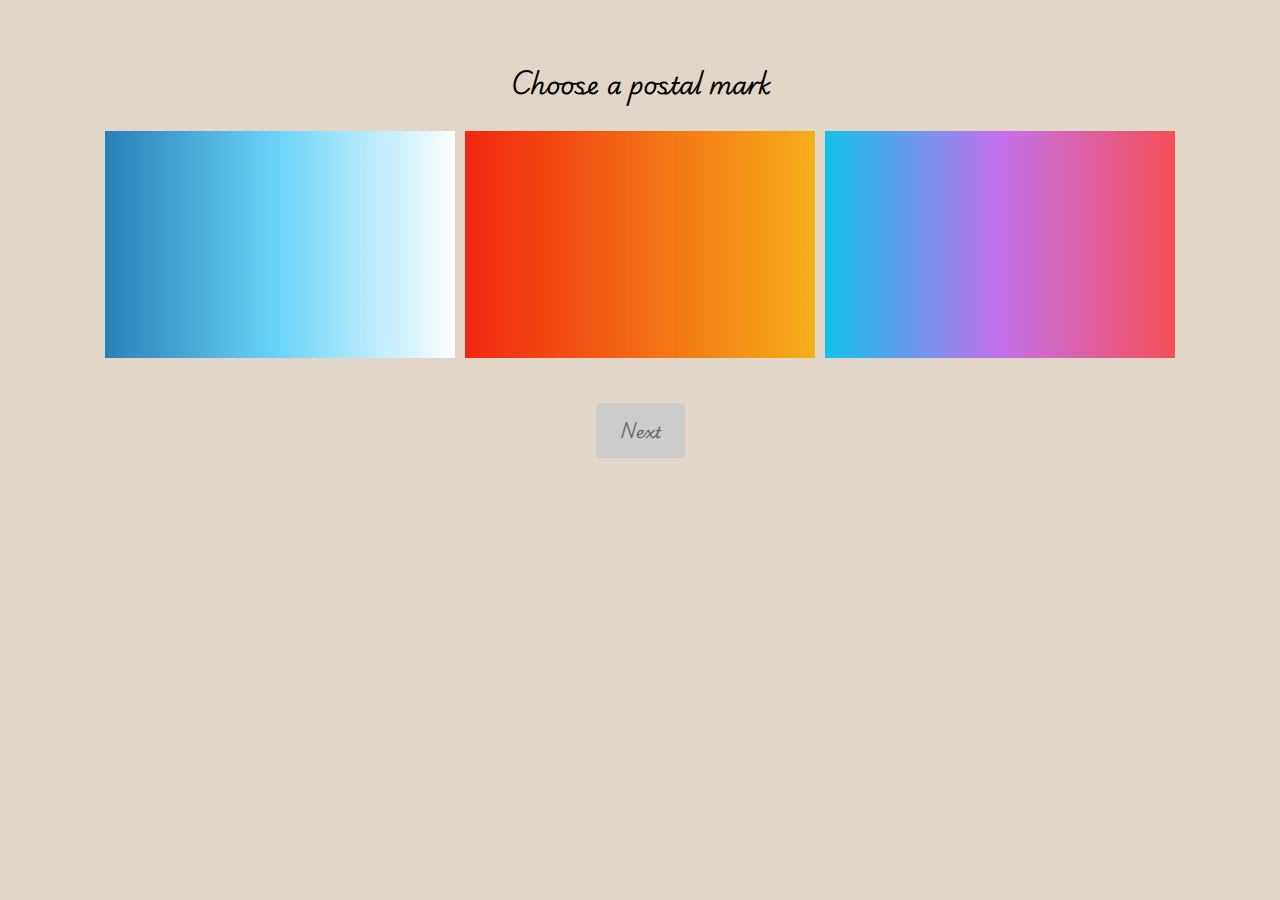
<file: Choose image/index.html>
<!DOCTYPE html>
<html lang="en">
<head>
    <meta charset="UTF-8">
    <!-- Below is a reset, it clears off browser's default style -->
	<link href="../reset.css" rel="stylesheet">
    <!--Below is a meta element that tells the browser to render it at its actual size-->
	<meta name="viewport" content="width=device-width, initial-scale=1">
    <title>Card text generator</title>
    <link rel="stylesheet" href="style.css">
</head>
<body>
<main>
 <h1>Choose a postal mark</h1>
 <div id="images">
    <img src="../resources/Cool Sky.jpg" alt="image1">
    <img src="../resources/Flare.jpg" alt="image2">
    <img src="../resources/JShine.jpg" alt="image3">
</div>
 <a href="../Poem page/index.html">
    <button disabled>Next</button>
</a>
</main>

    <script src="script.js" defer></script>
</body>
</html>
</file>
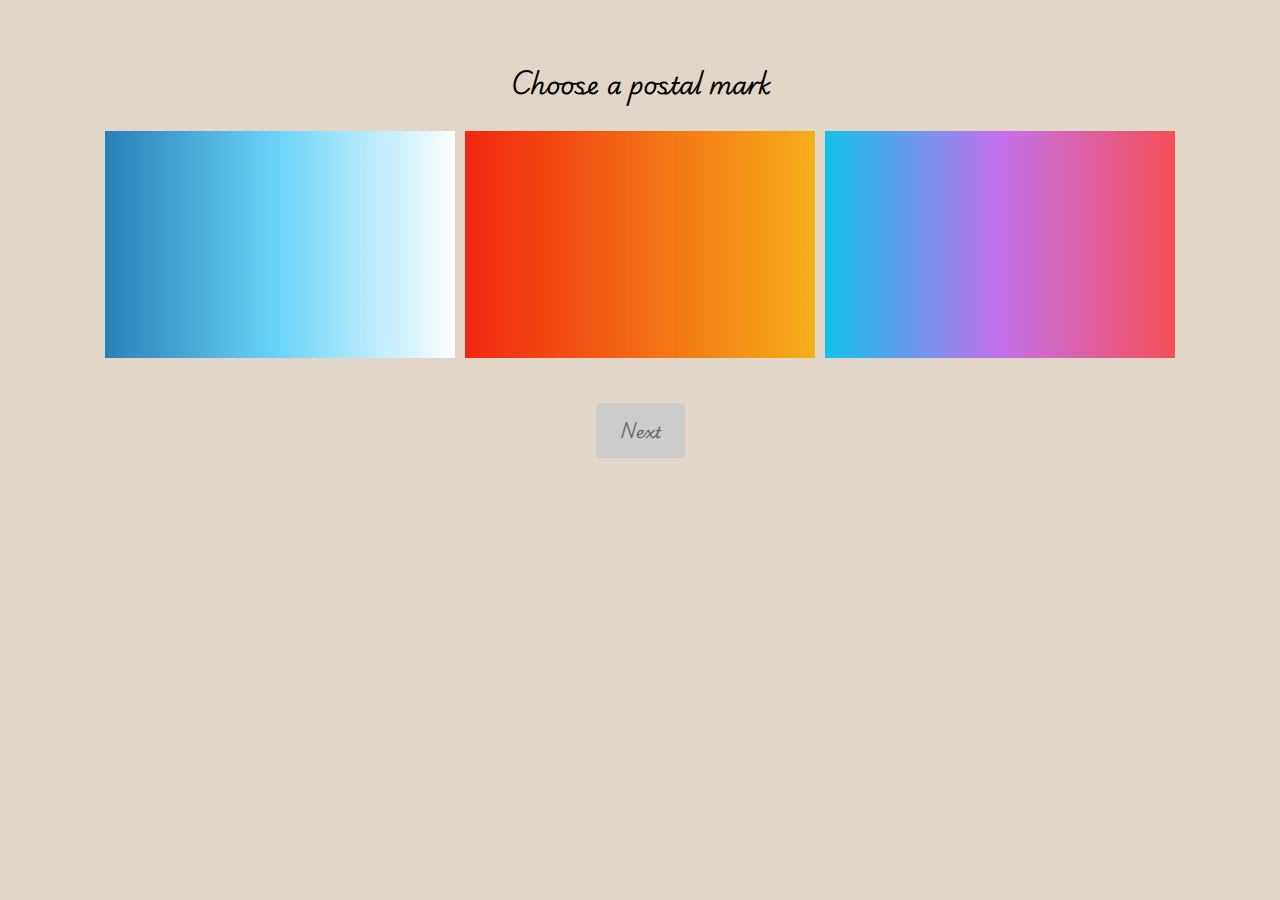
<file: Example1/index.html>
<!DOCTYPE html>
<html lang="en">
<head>
    <meta charset="UTF-8">
    <!-- Below is a reset, it clears off browser's default style -->
	<link href="../reset.css" rel="stylesheet">
    <!--Below is a meta element that tells the browser to render it at its actual size-->
	<meta name="viewport" content="width=device-width, initial-scale=1">
    <title>Card text generator</title>
    <link rel="stylesheet" href="style.css">
</head>
<body>
<main>
 <h1>Choose a postal mark</h1>
 <div id="images">
    <img src="../resources/Cool Sky.jpg" alt="image1" id="image1">
    <img src="../resources/Flare.jpg" alt="image2" id="image2">
    <img src="../resources/JShine.jpg" alt="image3" id="image3">
</div>
 <a href="../Example2/index.html">
    <button disabled>Next</button>
</a>
</main>

    <script src="script.js" defer></script>
</body>
</html>
</file>
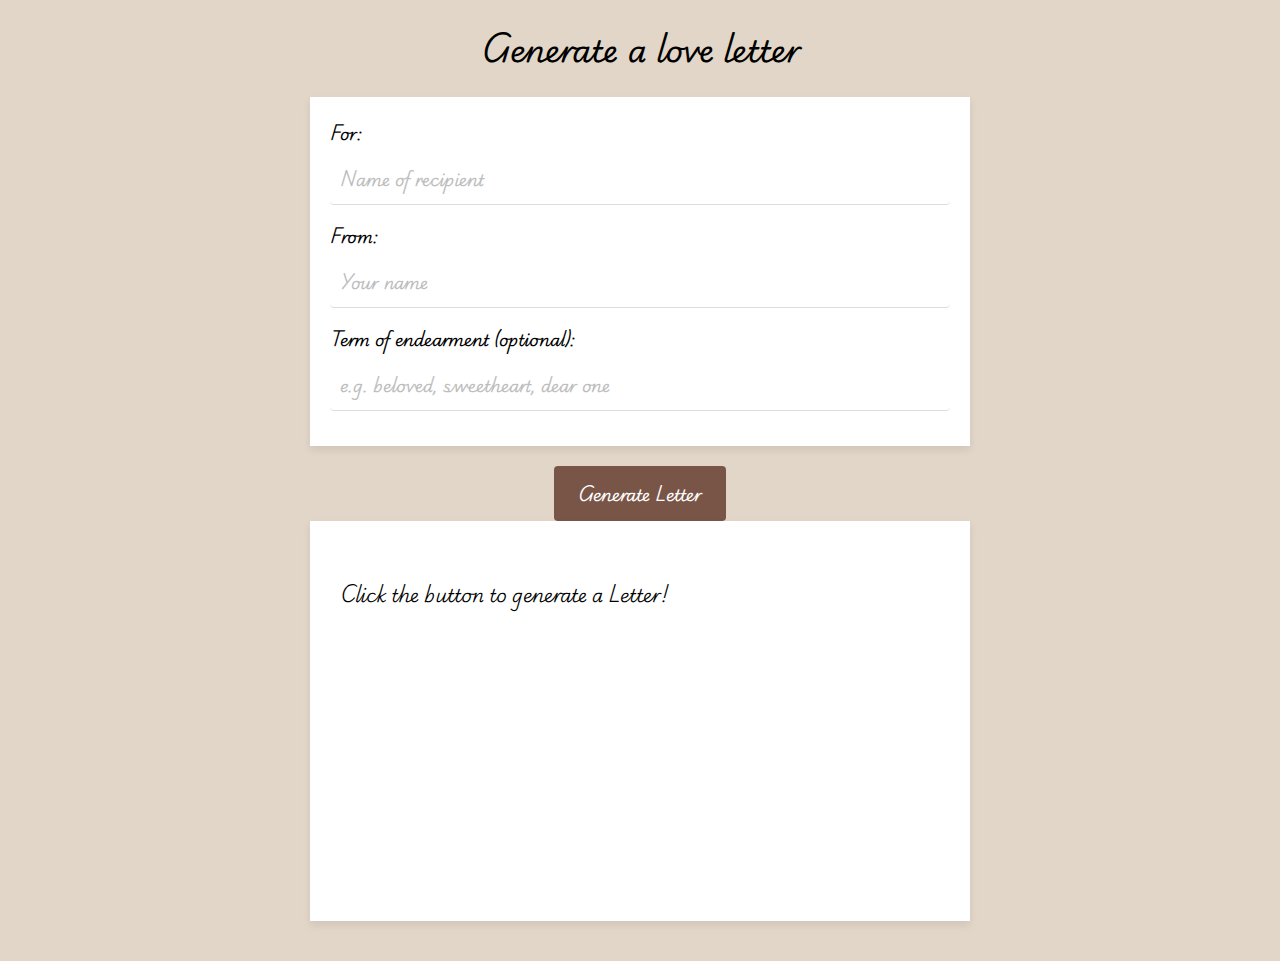
<file: Example2/index.html>
<!DOCTYPE html>
<html lang="en">
<head>
    <meta charset="UTF-8">
    <meta name="viewport" content="width=device-width, initial-scale=1">
    <link href="../reset.css" rel="stylesheet">
    <link rel="stylesheet" href="style.css">
    <script src="script.js" defer></script>
    <title>Letter Generator</title>
</head>
<body>
    <h1 id="first-label">Generate a love letter</h1>
    <div class="input-container">
        <div class="input-group">
            <label for="recipient">For:</label>
            <input type="text" id="recipient" placeholder="Name of recipient">
        </div>
        
        <div class="input-group">
            <label for="sender">From:</label>
            <input type="text" id="sender" placeholder="Your name">
        </div>
        
        <div class="input-group">
            <label for="recipientName">Term of endearment (optional):</label>
            <input type="text" id="recipientName" placeholder="e.g. beloved, sweetheart, dear one">
        </div>
        
    </div>
    <button id="generate">Generate Letter</button>
    
    <div id="letter-container">
        <div id="letter">Click the button to generate a Letter!</div>
        <div class="edit-controls hidden">
            <button id="edit">Edit</button>
            <button id="print" onclick="window.print()">Print</button>
        </div>
        <div id="selectedImageContainer" class="image-container"></div>
    </div>
    </div>
</body>
</html>
</file>
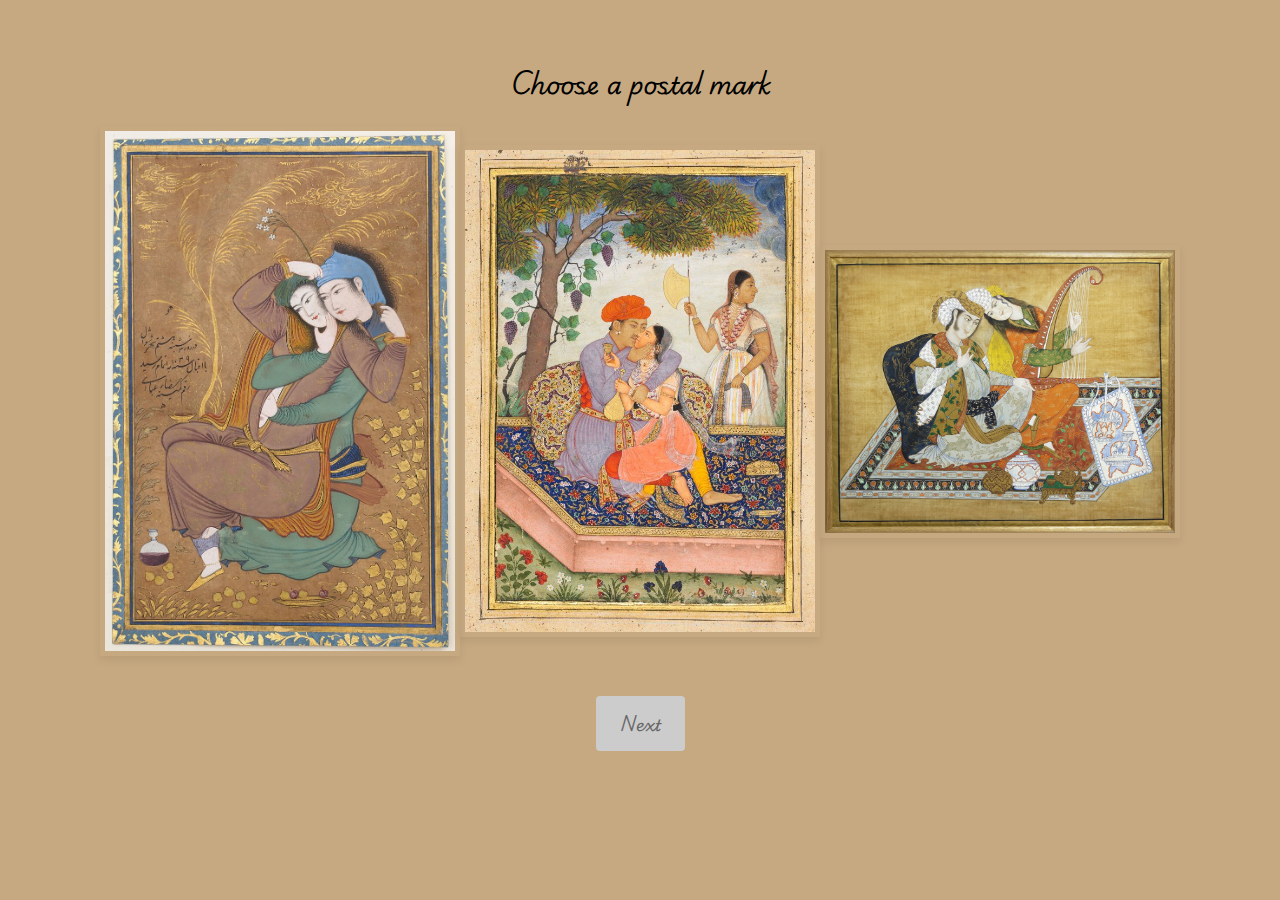
<file: NewChooseImage/index.html>
<!DOCTYPE html>
<html lang="en">
<head>
    <meta charset="UTF-8">
    <!-- Below is a reset, it clears off browser's default style -->
	<link href="../reset.css" rel="stylesheet">
    <!--Below is a meta element that tells the browser to render it at its actual size-->
	<meta name="viewport" content="width=device-width, initial-scale=1">
    <title>Card text generator</title>
    <link rel="stylesheet" href="style.css">
</head>
<div id="Progressbar">
    <div id="slider"></div>
  </div>
<body>
    
<main>
 <h1>Choose a postal mark</h1>
 <div id="images">
    <img src="../resources/main-image.jpeg" alt="image1" id="image1">
    <img src="../resources/ad.jpg" alt="image2" id="image2">
    <img src="../resources/a-safavid-style-painting-of-a-couple-on--AGONO.jpeg" alt="image3" id="image3">
</div>
 <a href="../NewLetterPage/index.html">
    <button disabled>Next</button>
</a>
</main>

    <script src="script.js" defer></script>
</body>
</html>
</file>
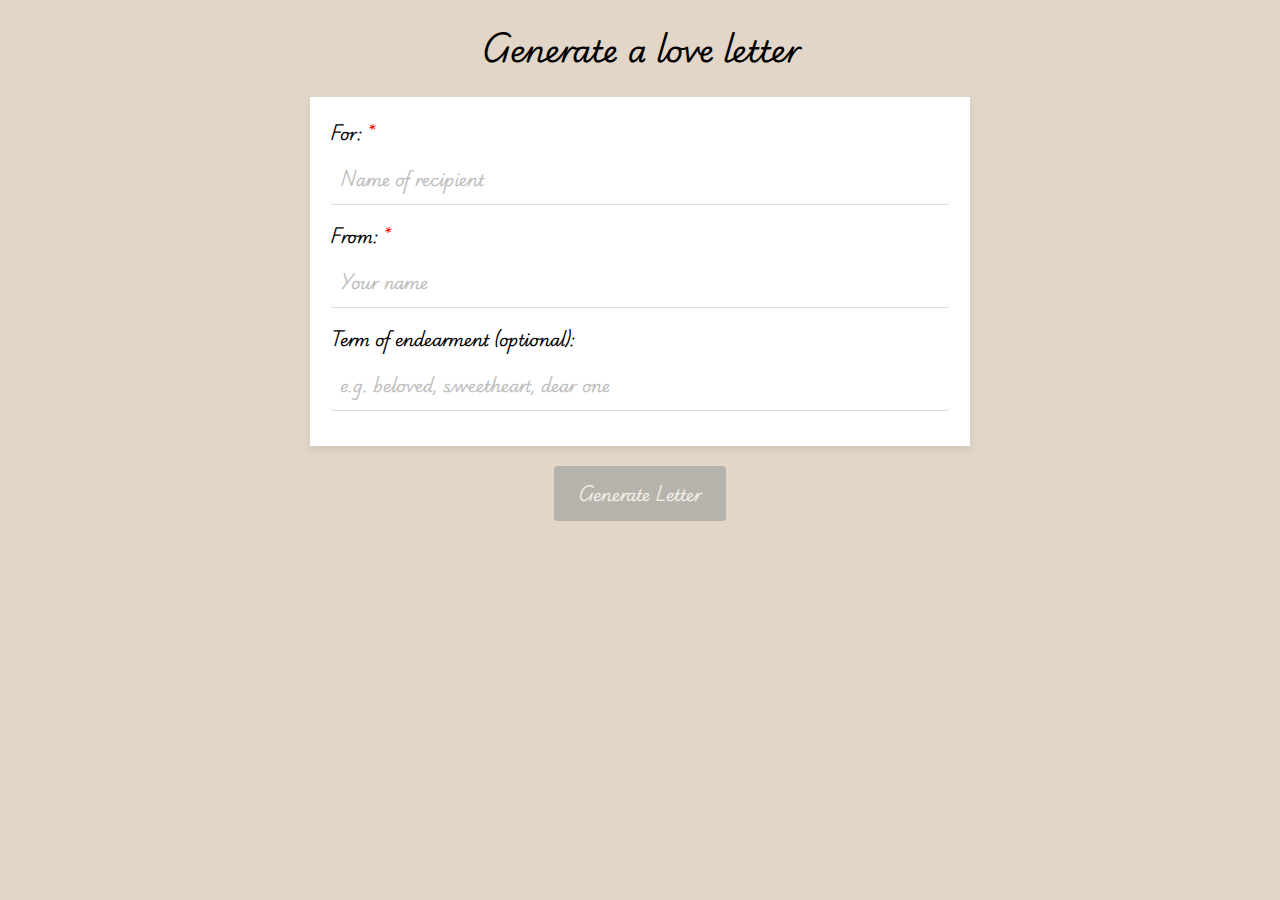
<file: NewLetterPage/index.html>
<!DOCTYPE html>
<html lang="en">
<head>
    <meta charset="UTF-8">
    <meta name="viewport" content="width=device-width, initial-scale=1">
    <link href="../reset.css" rel="stylesheet">
    <link rel="stylesheet" href="style.css">
    <script src="script.js" defer></script>
    <title>Letter Generator</title>
</head>
<body>
    <h1 id="first-label">Generate a love letter</h1>
    <div class="input-container">
        <div class="input-group">
            <label for="recipient">For:</label>
            <input type="text" id="recipient" placeholder="Name of recipient">
        </div>
        
        <div class="input-group">
            <label for="sender">From:</label>
            <input type="text" id="sender" placeholder="Your name">
        </div>
        
        <div class="input-group">
            <label for="recipientName">Term of endearment (optional):</label>
            <input type="text" id="recipientName" placeholder="e.g. beloved, sweetheart, dear one">
        </div>
        
    </div>
    <button id="generate">Generate Letter</button>
    
    <div id="letter-container">
        <div id="letter">Click the button to generate a Letter!</div>
        <div id="selectedImageContainer" class="image-container"></div>
    </div>
    <div class="edit-controls hidden">
        <button id="edit">Edit</button>
        <button id="print" onclick="window.print()">Print</button>
    </div>
    </div>
</body>
</html>
</file>
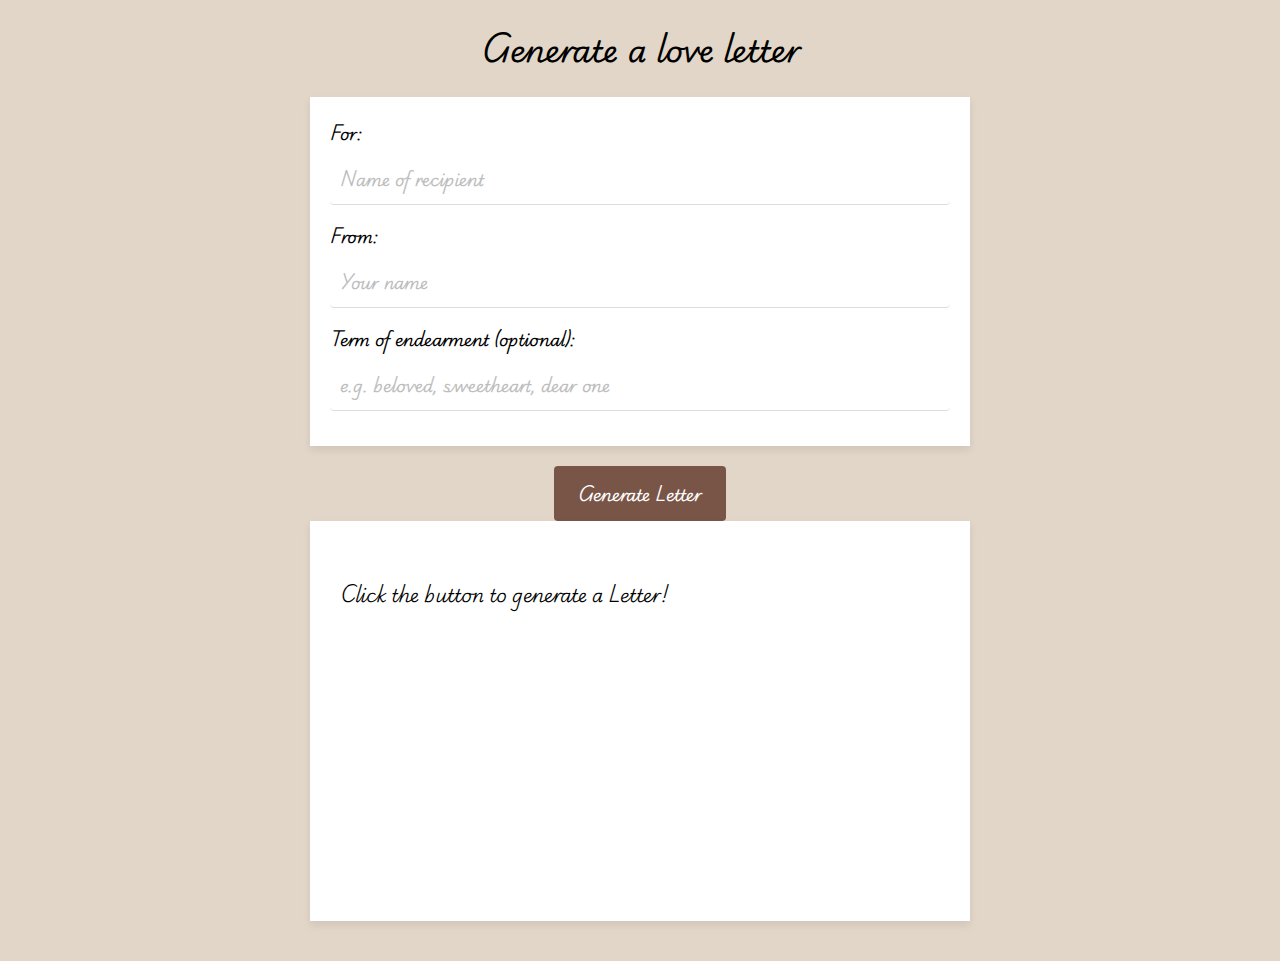
<file: Poem page/index.html>
<!DOCTYPE html>
<html lang="en">
<head>
    <meta charset="UTF-8">
    <meta name="viewport" content="width=device-width, initial-scale=1">
    <link href="../reset.css" rel="stylesheet">
    <link rel="stylesheet" href="style.css">
    <script src="script.js" defer></script>
    <title>Letter Generator</title>
</head>
<body>
    <h1 id="first-label">Generate a love letter</h1>
    <div class="input-container">
        <div class="input-group">
            <label for="recipient">For:</label>
            <input type="text" id="recipient" placeholder="Name of recipient">
        </div>
        
        <div class="input-group">
            <label for="sender">From:</label>
            <input type="text" id="sender" placeholder="Your name">
        </div>
        
        <div class="input-group">
            <label for="recipientName">Term of endearment (optional):</label>
            <input type="text" id="recipientName" placeholder="e.g. beloved, sweetheart, dear one">
        </div>
        
    </div>
    <button id="generate">Generate Letter</button>
    
    <div id="letter-container">
        <div id="letter">Click the button to generate a Letter!</div>
        <div class="edit-controls hidden">
            <button id="edit">Edit</button>
            <button id="print" onclick="window.print()">Print</button>
        </div>
    </div>
    <div id="selectedImageContainer" class="image-container"></div>
    </div>
</body>
</html>
</file>
<file: Choose image/style.css>
@import url('https://fonts.googleapis.com/css2?family=Lavishly+Yours&family=Playwrite+AU+SA:wght@100..400&display=swap');

body {
    font-family: "Playwrite AU SA", cursive;
    
    margin: 0 auto;
    padding: 20px;
    color: #000000;
    background-color: #e1d6c7;
}
h1 {
    font-size: 24px;
    margin: 20px;
}

button {
    display: block;
    margin: 0 auto;
    padding: 12px 24px;
    background-color: #795548;
    color: white;
    border: none;
    border-radius: 4px;
    font-size: 16px;
    cursor: pointer;
}
button[disabled] {
    background-color: #cccccc;
    color: #666666;
    cursor: not-allowed;
}

button:hover {
    background-color: #5d4037;
}
main {
    padding: 20px;
    text-align: center;
}
#images {
    display: flex;
    justify-content: center;
    align-items: center;
    text-align: center;
    flex-wrap: wrap;
    margin-bottom: 40px;
}
img {
    max-width: 30%;
    padding: 5px;
    object-fit: cover;
}
img.selected {
    border: 3px solid #673d06;
}
img:hover {
    transform: scale(1.03);
}
button:hover:not([disabled]) {
    background-color: #5d4037;
}
@media (max-width:450px) {
    img {
        max-width: 70%;
    }
    main {
        padding: 5px;
    }
}
</file>
<file: Example1/style.css>
@import url('https://fonts.googleapis.com/css2?family=Lavishly+Yours&family=Playwrite+AU+SA:wght@100..400&display=swap');

@import url('https://fonts.googleapis.com/css2?family=Lavishly+Yours&family=Playwrite+AU+SA:wght@100..400&display=swap');

body {
    font-family: "Playwrite AU SA", cursive;
    
    margin: 0 auto;
    padding: 20px;
    color: #000000;
    background-color: #e1d6c7;
}
h1 {
    font-size: 24px;
    margin: 20px;
}

button {
    display: block;
    margin: 0 auto;
    padding: 12px 24px;
    background-color: #795548;
    color: white;
    border: none;
    border-radius: 4px;
    font-size: 16px;
    cursor: pointer;
}
button[disabled] {
    background-color: #cccccc;
    color: #666666;
    cursor: not-allowed;
}

button:hover {
    background-color: #5d4037;
}
main {
    padding: 20px;
    text-align: center;
}
#images {
    display: flex;
    justify-content: center;
    align-items: center;
    text-align: center;
    flex-wrap: wrap;
    margin-bottom: 40px;
}
img {
    max-width: 30%;
    padding: 5px;
    object-fit: cover;
}
img.selected {
    border: 3px solid #673d06;
}
img:hover {
    transform: scale(1.03);
}
button:hover:not([disabled]) {
    background-color: #5d4037;
}

@media (max-width:450px) {
    img {
        max-width: 70%;
    }
    main {
        padding: 5px;
    }
}
</file>
<file: Example2/style.css>
@import url('https://fonts.googleapis.com/css2?family=Lavishly+Yours&family=Playwrite+AU+SA:wght@100..400&display=swap');

body {
    font-family: "Playwrite AU SA", cursive;
    max-width: 700px;
    margin: 0 auto;
    padding: 20px;
    color: #000000;
    background-color: #e1d6c7;
}

h1 {
    text-align: center;
    margin-bottom: 20px;
    color: #000000;
    font-weight: 400;
    font-style: normal;
    font-size: 30px;
}
#recipient {
    color: #bdbdbd;
}
#sender {
    color: #bdbdbd;
}
#recipientName {
    color: #bdbdbd;
}

.input-container {
    background-color: #fff;
    padding: 20px;
    margin-bottom: 20px;
    /* border: 1px solid #ddd; */
    box-shadow: 0 4px 8px rgba(11, 14, 22, 0.08);
}

.input-group {
    margin-bottom: 15px;
}

label {
    display: block;
    margin-bottom: 5px;
    font-weight: medium;
    color: #000000;
}

input[type="text"] {
    width: 100%;
    padding: 10px;
    border-bottom: 1px solid #ddd;
    border-radius: 4px;
    font-size: 16px;
}

#letter-container {
    background-color: #fff;
    /* border: 1px solid #ddd; */
    /* border-radius: 8px; */
    padding: 30px;
    margin-bottom: 20px;
    min-height: 400px;
    white-space: pre-line;
    line-height: 1.6;
    font-size: 18px;
    font-style: normal;
    box-shadow: 0 4px 8px rgba(11, 14, 22, 0.08);
    
}

#letter {
    font-weight: 300;
}
#selectedImageContainer {
    display: flex;
    justify-content: center;
    margin: 20px 0;
  }
.selected-image {
    max-width: 100%;
    max-height: 300px; 
    object-fit: contain;
  }

button {
    display: block;
    margin: 0 auto;
    padding: 12px 24px;
    background-color: #795548;
    color: white;
    border: none;
    border-radius: 4px;
    font-size: 16px;
    cursor: pointer;
}

button:hover {
    background-color: #5d4037;
}

#edit {
    margin: 1px;
    background-color: #989898;
}
.edit-controls {
    display: flex;
    justify-content: center;
    gap: 10px;
    margin-top: 15px;
}

.edit-controls.hidden {
    display: none;
}
#selectedImageContainer {
    margin: 20px auto;
    text-align: center;
}
#selectedImageContainer img {
    max-width: 100%;
    max-height: 300px;
    border-radius: 8px;
}

@media print {
    .input-container {
        display: none;
    }
    #first-label {
        display: none;
    }
    #generate {
        display: none;
    }
    #edit {
        display: none;
    }
    #print {
        display: none;
    }
    #letter-container {
        background-color: #fff;
        padding: 0px;
        min-height: 400px;
        white-space: pre-line;
        line-height: 1.6;
        font-size: 24px;
        box-shadow: 0 0px 0px rgba(11, 14, 22, 0.08);
    }
    body {
        font-family: "Playwrite AU SA", cursive;
        max-width: 700px;
        margin: 0 auto;
        padding: 20px;
        color: #000000;
        background-color: #ffffff;
    }

}
</file>
<file: NewChooseImage/style.css>
@import url('https://fonts.googleapis.com/css2?family=Lavishly+Yours&family=Playwrite+AU+SA:wght@100..400&display=swap');

@import url('https://fonts.googleapis.com/css2?family=Lavishly+Yours&family=Playwrite+AU+SA:wght@100..400&display=swap');

body {
    font-family: "Playwrite AU SA", cursive;
    
    margin: 0 auto;
    padding: 20px;
    color: #000000;
    background-color: #c6a981;
}
h1 {
    font-size: 24px;
    margin: 20px;
    
}

button {
    display: block;
    margin: 0 auto;
    padding: 12px 24px;
    background-color: #795548;
    color: white;
    border: none;
    border-radius: 4px;
    font-size: 16px;
    cursor: pointer;
}
button[disabled] {
    background-color: #cccccc;
    color: #666666;
    cursor: not-allowed;
}

button:hover {
    background-color: #5d4037;
}
main {
    padding: 20px;
    text-align: center;
}
#images {
    display: flex;
    justify-content: center;
    align-items: center;
    text-align: center;
    flex-wrap: wrap;
    margin-bottom: 40px;
}
img {
    max-width: 30%;
    padding: 5px;
    object-fit: cover;
    box-shadow: 0 4px 8px rgba(22, 23, 24, 0.08);
}
img.selected {
    border: 3px solid #673d06;
}
img:hover {
    transform: scale(1.03);
}
button:hover:not([disabled]) {
    background-color: #5d4037;
}

@media (max-width:450px) {
    img {
        max-width: 70%;
    }
    main {
        padding: 5px;
    }
}
</file>
<file: NewLetterPage/style.css>
@import url('https://fonts.googleapis.com/css2?family=Lavishly+Yours&family=Playwrite+AU+SA:wght@100..400&display=swap');

body {
    font-family: "Playwrite AU SA", cursive;
    max-width: 700px;
    margin: 0 auto;
    padding: 20px;
    color: #000000;
    background-color: #e1d6c7;
}
.hidden {
    display: none;
}

h1 {
    text-align: center;
    margin-bottom: 20px;
    color: #000000;
    font-weight: 400;
    font-style: normal;
    font-size: 30px;
}
#recipient {
    color: #bdbdbd;
}
#sender {
    color: #bdbdbd;
}
#recipientName {
    color: #bdbdbd;
}

.input-container {
    background-color: #fff;
    padding: 20px;
    margin-bottom: 20px;
    /* border: 1px solid #ddd; */
    box-shadow: 0 4px 8px rgba(11, 14, 22, 0.08);
}

.input-group {
    margin-bottom: 15px;
}

label {
    display: block;
    margin-bottom: 5px;
    font-weight: medium;
    color: #000000;
}

input[type="text"] {
    width: 100%;
    padding: 10px;
    border-bottom: 1px solid #ddd;
    border-radius: 4px;
    font-size: 16px;
}
button.disabled {
    opacity: 0.6;
    cursor: not-allowed;
    background-color: #9b9b9b;
}
.input-group label[for="recipient"]::after,
.input-group label[for="sender"]::after {
    content: " *"; 
    color: red;
}

#letter-container {
    background-color: #fff;
    /* border: 1px solid #ddd; */
    /* border-radius: 8px; */
    padding: 30px;
    margin-bottom: 20px;
    min-height: 400px;
    white-space: pre-line;
    line-height: 1.6;
    font-size: 18px;
    font-style: normal;
    box-shadow: 0 4px 8px rgba(11, 14, 22, 0.08);
    
}

#letter {
    font-weight: 300;
}
#selectedImageContainer {
    display: flex;
    justify-content: center;
    margin: 20px 0;
  }
.selected-image {
    max-width: 100%;
    max-height: 300px; 
    object-fit: contain;
  }

button {
    display: block;
    margin: 0 auto;
    padding: 12px 24px;
    background-color: #795548;
    color: white;
    border: none;
    border-radius: 4px;
    font-size: 16px;
    cursor: pointer;
}

button:hover {
    background-color: #5d4037;
}

#edit {
    margin: 1px;
    background-color: #989898;
}
.edit-controls {
    display: flex;
    align-items: flex-start;
    gap: 0px;
    margin-top: 15px;
}

.edit-controls.hidden {
    display: none;
}
#selectedImageContainer {
    margin: 20px auto;
    text-align: center;
}
#selectedImageContainer img {
    max-width: 100%;
    max-height: 300px;
    border-radius: 8px;
}

@media print {
    .input-container {
        display: none;
    }
    #first-label {
        display: none;
    }
    #generate {
        display: none;
    }
    #edit {
        display: none;
    }
    #print {
        display: none;
    }
    #letter-container {
        background-color: #fff;
        padding: 0px;
        min-height: 400px;
        white-space: pre-line;
        line-height: 1.6;
        font-size: 24px;
        box-shadow: 0 0px 0px rgba(11, 14, 22, 0.08);
    }
    body {
        font-family: "Playwrite AU SA", cursive;
        max-width: 700px;
        margin: 0 auto;
        padding: 20px;
        color: #000000;
        background-color: #ffffff;
    }

}
</file>
<file: Poem page/style.css>
@import url('https://fonts.googleapis.com/css2?family=Lavishly+Yours&family=Playwrite+AU+SA:wght@100..400&display=swap');

body {
    font-family: "Playwrite AU SA", cursive;
    max-width: 700px;
    margin: 0 auto;
    padding: 20px;
    color: #000000;
    background-color: #e1d6c7;
}

h1 {
    text-align: center;
    margin-bottom: 20px;
    color: #000000;
    font-weight: 400;
    font-style: normal;
    font-size: 30px;
}
#recipient {
    color: #bdbdbd;
}
#sender {
    color: #bdbdbd;
}
#recipientName {
    color: #bdbdbd;
}

.input-container {
    background-color: #fff;
    padding: 20px;
    margin-bottom: 20px;
    /* border: 1px solid #ddd; */
    box-shadow: 0 4px 8px rgba(11, 14, 22, 0.08);
}

.input-group {
    margin-bottom: 15px;
}

label {
    display: block;
    margin-bottom: 5px;
    font-weight: medium;
    color: #000000;
}

input[type="text"] {
    width: 100%;
    padding: 10px;
    border-bottom: 1px solid #ddd;
    border-radius: 4px;
    font-size: 16px;
}

#letter-container {
    background-color: #fff;
    /* border: 1px solid #ddd; */
    /* border-radius: 8px; */
    padding: 30px;
    margin-bottom: 20px;
    min-height: 400px;
    white-space: pre-line;
    line-height: 1.6;
    font-size: 18px;
    font-style: normal;
    box-shadow: 0 4px 8px rgba(11, 14, 22, 0.08);
    
}

#letter {
    /* font-style: italic; */
    font-weight: 300;
}

button {
    display: block;
    margin: 0 auto;
    padding: 12px 24px;
    background-color: #795548;
    color: white;
    border: none;
    border-radius: 4px;
    font-size: 16px;
    cursor: pointer;
}

button:hover {
    background-color: #5d4037;
}

#edit {
    margin: 1px;
    background-color: #989898;
}
.edit-controls {
    display: flex;
    justify-content: center;
    gap: 10px;
    margin-top: 15px;
}

.edit-controls.hidden {
    display: none;
}
#selectedImageContainer {
    margin: 20px auto;
    text-align: center;
}
#selectedImageContainer img {
    max-width: 100%;
    max-height: 300px;
    border-radius: 8px;
}

@media print {
    .input-container {
        display: none;
    }
    #first-label {
        display: none;
    }
    #generate {
        display: none;
    }
    #edit {
        display: none;
    }
    #print {
        display: none;
    }
    #letter-container {
        background-color: #fff;
        padding: 0px;
        min-height: 400px;
        white-space: pre-line;
        line-height: 1.6;
        font-size: 24px;
        box-shadow: 0 0px 0px rgba(11, 14, 22, 0.08);
    }
    body {
        font-family: "Playwrite AU SA", cursive;
        max-width: 700px;
        margin: 0 auto;
        padding: 20px;
        color: #000000;
        background-color: #ffffff;
    }

}
</file>
